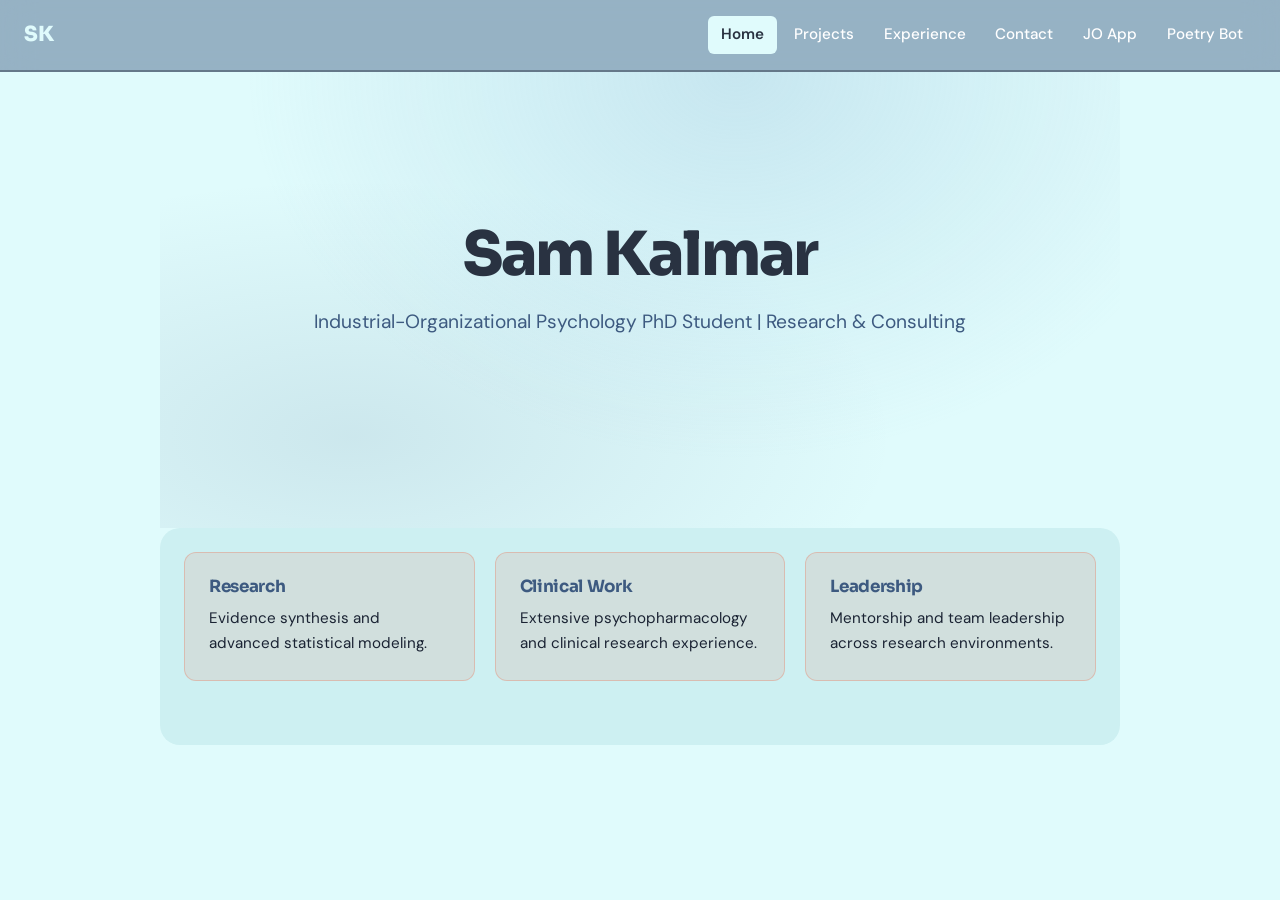
<file: index.html>
<!DOCTYPE html>
<html lang="en">
<head>
<meta charset="UTF-8">
<meta name="viewport" content="width=device-width, initial-scale=1.0">
<title>S. Kalmar | Home</title>
<link rel="stylesheet" href="style.css">
</head>
<body>
<header></header>
<main id="main-content">
  <section class="hero">
  <h1>Sam Kalmar</h1>
  <p>Industrial-Organizational Psychology PhD Student | Research & Consulting </p>
  </section>
  
  <section class="cards">
  <div class="card">
  <h3>Research</h3>
  <p>Evidence synthesis and advanced statistical modeling.</p>
  </div>
  <div class="card">
  <h3>Clinical Work</h3>
  <p>Extensive psychopharmacology and clinical research experience.</p>
  </div>
  <div class="card">
  <h3>Leadership</h3>
  <p>Mentorship and team leadership across research environments.</p>
  </div>
  </section>
</main>
<script src="nav.js"></script>
</body>
</html>
</file>
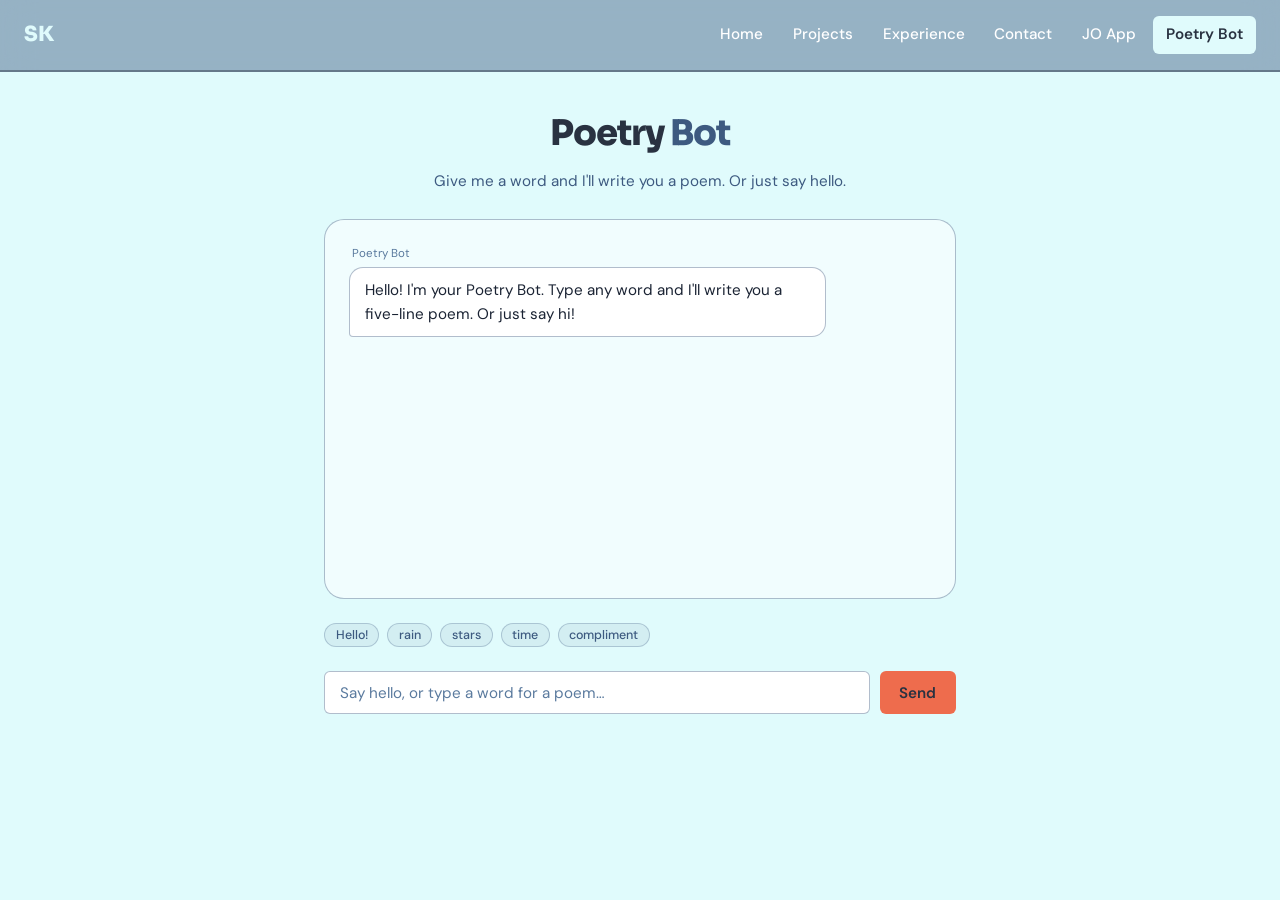
<file: chatbot.html>
<!DOCTYPE html>
<html lang="en">
<head>
  <meta charset="UTF-8">
  <meta name="viewport" content="width=device-width, initial-scale=1.0">
  <title>S. Kalmar | Poetry Bot</title>
  <link rel="stylesheet" href="style.css">
  <style>
    /* ── Chat page layout ─────────────────────────────── */
    .chat-wrap {
      max-width: 680px;
      margin: 0 auto;
      padding: var(--space-lg) var(--space-md) var(--space-xl);
      display: flex;
      flex-direction: column;
      gap: var(--space-md);
    }

    .chat-header { text-align: center; }

    .chat-header h1 {
      font-family: var(--font-display);
      font-size: clamp(1.6rem, 4vw, 2.2rem);
      font-weight: 800;
      letter-spacing: -0.03em;
      color: var(--dark);
      margin-bottom: 0.4em;
    }

    .chat-header h1 span { color: var(--navy); }

    .chat-header p {
      color: var(--muted);
      font-size: 0.95rem;
    }

    /* ── Message window ───────────────────────────────── */
    .chat-window {
      background: rgba(255, 255, 255, 0.55);
      border: 1px solid var(--border-strong);
      border-radius: var(--radius-lg);
      padding: var(--space-md);
      min-height: 380px;
      max-height: 480px;
      overflow-y: auto;
      display: flex;
      flex-direction: column;
      gap: 0.85rem;
      scroll-behavior: smooth;
    }

    .chat-window::-webkit-scrollbar { width: 5px; }
    .chat-window::-webkit-scrollbar-track { background: transparent; }
    .chat-window::-webkit-scrollbar-thumb {
      background: var(--border-strong);
      border-radius: 9px;
    }

    /* ── Messages ─────────────────────────────────────── */
    .msg {
      display: flex;
      flex-direction: column;
      gap: 0.2em;
      max-width: 82%;
      animation: fadeUp 0.22s ease;
    }

    @keyframes fadeUp {
      from { opacity: 0; transform: translateY(8px); }
      to   { opacity: 1; transform: translateY(0); }
    }

    .msg--user { align-self: flex-end;   align-items: flex-end; }
    .msg--bot  { align-self: flex-start; align-items: flex-start; }

    .msg-bubble {
      padding: 0.65em 1em;
      border-radius: 14px;
      font-size: 0.95rem;
      line-height: 1.6;
    }

    /* User — terracotta, white text */
    .msg--user .msg-bubble {
      background: var(--terracotta);
      color: #ffffff;
      border-bottom-right-radius: 4px;
    }

    /* Bot — clean white card */
    .msg--bot .msg-bubble {
      background: #ffffff;
      color: var(--text);
      border: 1px solid var(--border-strong);
      border-bottom-left-radius: 4px;
    }

    /* Poem — soft navy tint, italic */
    .msg--bot .msg-bubble.is-poem {
      background: rgba(61, 90, 128, 0.08);
      border-color: rgba(61, 90, 128, 0.28);
      font-style: italic;
      color: var(--navy);
      white-space: pre-line;
    }

    .msg-label {
      font-size: 0.72rem;
      color: var(--subtle);
      padding: 0 0.25em;
    }

    /* ── Typing indicator ─────────────────────────────── */
    .typing-indicator {
      display: flex;
      align-items: center;
      gap: 5px;
      padding: 0.65em 1em;
      background: #ffffff;
      border: 1px solid var(--border-strong);
      border-radius: 14px;
      border-bottom-left-radius: 4px;
      width: fit-content;
    }

    .typing-indicator span {
      width: 7px;
      height: 7px;
      border-radius: 50%;
      background: var(--sky);
      animation: blink 1.2s infinite;
    }
    .typing-indicator span:nth-child(2) { animation-delay: 0.2s; }
    .typing-indicator span:nth-child(3) { animation-delay: 0.4s; }

    @keyframes blink {
      0%, 80%, 100% { opacity: 0.25; transform: scale(0.85); }
      40%           { opacity: 1;    transform: scale(1); }
    }

    /* ── Input row ────────────────────────────────────── */
    .chat-input-row {
      display: flex;
      gap: 0.6rem;
      align-items: stretch;
    }

    .chat-input-row input {
      flex: 1;
      padding: 0.7em 1em;
      border-radius: var(--radius-sm);
      border: 1.5px solid var(--border-strong);
      background: #ffffff;
      color: var(--text);
      font-family: var(--font-body);
      font-size: 0.95rem;
      margin-bottom: 0;
      transition: border-color 0.2s, box-shadow 0.2s;
    }

    .chat-input-row input:focus {
      border-color: var(--navy);
      box-shadow: 0 0 0 3px rgba(61, 90, 128, 0.18);
      outline: none;
    }

    .chat-input-row input::placeholder { color: var(--subtle); }

    .chat-input-row button {
      padding: 0.7em 1.3em;
      font-size: 0.95rem;
      flex-shrink: 0;
    }

    /* ── Hint chips ───────────────────────────────────── */
    .hint-chips {
      display: flex;
      flex-wrap: wrap;
      gap: 0.5rem;
    }

    /* Chips override the global button style */
    .chip {
      background: rgba(61, 90, 128, 0.08) !important;
      color: var(--navy) !important;
      border: 1px solid rgba(61, 90, 128, 0.28) !important;
      border-radius: 999px !important;
      padding: 0.25em 0.85em !important;
      font-size: 0.78rem !important;
      font-weight: 500 !important;
      box-shadow: none !important;
      transform: none !important;
      cursor: pointer;
      transition: background 0.2s, border-color 0.2s, color 0.2s;
    }

    .chip:hover {
      background: rgba(61, 90, 128, 0.18) !important;
      color: var(--dark) !important;
      border-color: var(--navy) !important;
      box-shadow: none !important;
      transform: none !important;
    }

    @media (max-width: 480px) {
      .chat-wrap { padding: var(--space-md) var(--space-sm); }
      .msg { max-width: 92%; }
    }
  </style>
</head>
<body>
  <header></header>

  <main id="main-content">
    <div class="chat-wrap">

      <div class="chat-header">
        <h1>Poetry <span>Bot</span></h1>
        <p>Give me a word and I'll write you a poem. Or just say hello.</p>
      </div>

      <div class="chat-window" id="chatWindow" aria-live="polite" aria-label="Chat messages"></div>

      <div class="hint-chips" id="hintChips">
        <button class="chip" onclick="sendChip('Hello!')">Hello!</button>
        <button class="chip" onclick="sendChip('Write a poem about rain')">rain</button>
        <button class="chip" onclick="sendChip('Write a poem about stars')">stars</button>
        <button class="chip" onclick="sendChip('Write a poem about time')">time</button>
        <button class="chip" onclick="sendChip('You\'re amazing!')">compliment</button>
      </div>

      <div class="chat-input-row">
        <input
          type="text"
          id="chatInput"
          placeholder="Say hello, or type a word for a poem…"
          aria-label="Chat message"
          autocomplete="off"
          maxlength="80"
        >
        <button onclick="handleSend()" aria-label="Send message">Send</button>
      </div>

    </div>
  </main>

  <script src="nav.js"></script>
  <script>
  (function () {

    const poemTemplates = [
      w => `In the quiet of the ${w},
A whisper finds its way,
The ${w} blooms like morning light,
It dances, will not stay,
Still, the ${w} shapes the day.`,

      w => `A single ${w} holds a world,
Beneath the fading sun,
The ${w} speaks in silences,
Its story not yet done,
In the end, the ${w} has won.`,

      w => `There is a place called ${w},
Where wandering thoughts go free,
The ${w} asks no questions here,
It simply lets you be,
A shelter shaped like ${w} for me.`,

      w => `Oh ${w}, you curious thing,
You linger without reason,
The ${w} arrives like seasons do,
No matter rain or sun,
We'll always greet the ${w} again.`,

      w => `I found a ${w} yesterday,
Tucked inside a dream,
The ${w} shimmered, soft and strange,
Not quite what it would seem,
A ${w} is more than it may seem.`,

      w => `The ${w} rises, soft and slow,
Beneath a violet sky,
I reach toward the ${w} and find
It teaches me to try,
The ${w} will never say goodbye.`,

      w => `When all the world grows still and cold,
The ${w} remains,
Woven into memory,
It weathers winds and rains,
The ${w} in everything that stays.`,
    ];

    const greetingTriggers = ["hello", "hi", "hey", "howdy", "greetings", "good morning", "good evening", "good afternoon", "sup", "what's up", "hiya"];
    const greetingReplies = [
      "Hello! Give me a word and I'll spin it into a poem for you.",
      "Hey there! I'm ready to versify — just drop a word.",
      "Hi! I live for words. Toss one my way and I'll make it rhyme.",
      "Greetings! Type any word and watch it become a five-line poem.",
      "Hello, hello! What word shall we turn into poetry today?",
    ];

    const complimentTriggers = ["amazing", "awesome", "great", "good job", "well done", "brilliant", "wonderful", "love you", "you're the best", "fantastic", "incredible", "nice", "beautiful", "smart", "clever", "thank", "thanks", "ty"];
    const complimentReplies = [
      "Aw, you're far too kind — but I won't argue. Now, give me a word to poeticize!",
      "That warms my algorithmic heart. Want a poem to celebrate?",
      "Flattery will get you everywhere — and a free five-line poem. Just say the word!",
      "You're making me blush in hexadecimal. Shall I write you something beautiful in return?",
      "Thank you! I promise to channel that good energy into your next poem.",
    ];

    function extractPoemWord(input) {
      const patterns = [
        /poem\s+(?:about\s+)?(.+)/i,
        /write\s+(?:a\s+poem\s+(?:about\s+)?)?(.+)/i,
        /make\s+(?:a\s+poem\s+(?:about\s+)?)?(.+)/i,
        /verse\s+(?:about\s+)?(.+)/i,
        /rhyme\s+(?:about\s+)?(.+)/i,
      ];
      for (const re of patterns) {
        const m = input.match(re);
        if (m) return m[1].trim().replace(/[^a-zA-Z\s]/g, "").trim().split(/\s+/)[0];
      }
      const cleaned = input.trim().replace(/[^a-zA-Z]/g, "");
      if (cleaned && input.trim().split(/\s+/).length === 1) return cleaned;
      return null;
    }

    function pickRandom(arr) { return arr[Math.floor(Math.random() * arr.length)]; }

    function matchesTrigger(input, triggers) {
      const lower = input.toLowerCase();
      return triggers.some(t => lower.includes(t));
    }

    function getBotReply(userInput) {
      const trimmed = userInput.trim();
      if (!trimmed) return { text: "I didn't catch that — try a word or a greeting!", isPoem: false };
      if (matchesTrigger(trimmed, greetingTriggers))   return { text: pickRandom(greetingReplies),   isPoem: false };
      if (matchesTrigger(trimmed, complimentTriggers)) return { text: pickRandom(complimentReplies), isPoem: false };
      const word = extractPoemWord(trimmed);
      if (word) return { text: pickRandom(poemTemplates)(word.toLowerCase()), isPoem: true };
      return { text: `Hmm, I'm not sure what to do with "${trimmed}". Try typing a single word and I'll write a poem about it!`, isPoem: false };
    }

    const chatWindow = document.getElementById("chatWindow");
    const chatInput  = document.getElementById("chatInput");

    function addMessage(text, role, isPoem) {
      const wrap   = document.createElement("div");
      wrap.className = `msg msg--${role}`;

      const label  = document.createElement("span");
      label.className = "msg-label";
      label.textContent = role === "user" ? "You" : "Poetry Bot";

      const bubble = document.createElement("div");
      bubble.className = "msg-bubble" + (isPoem ? " is-poem" : "");
      bubble.textContent = text;

      wrap.appendChild(label);
      wrap.appendChild(bubble);
      chatWindow.appendChild(wrap);
      chatWindow.scrollTop = chatWindow.scrollHeight;
    }

    function addTypingIndicator() {
      const wrap = document.createElement("div");
      wrap.className = "msg msg--bot";
      wrap.id = "typingIndicator";

      const label = document.createElement("span");
      label.className = "msg-label";
      label.textContent = "Poetry Bot";

      const indicator = document.createElement("div");
      indicator.className = "typing-indicator";
      indicator.innerHTML = "<span></span><span></span><span></span>";

      wrap.appendChild(label);
      wrap.appendChild(indicator);
      chatWindow.appendChild(wrap);
      chatWindow.scrollTop = chatWindow.scrollHeight;
    }

    function removeTypingIndicator() {
      const el = document.getElementById("typingIndicator");
      if (el) el.remove();
    }

    function handleSend() {
      const value = chatInput.value.trim();
      if (!value) return;
      addMessage(value, "user", false);
      chatInput.value = "";
      addTypingIndicator();
      setTimeout(function () {
        removeTypingIndicator();
        const reply = getBotReply(value);
        addMessage(reply.text, "bot", reply.isPoem);
      }, 600 + Math.random() * 600);
    }

    chatInput.addEventListener("keydown", function (e) {
      if (e.key === "Enter") handleSend();
    });

    window.sendChip = function (text) {
      chatInput.value = text;
      handleSend();
    };

    setTimeout(function () {
      addMessage("Hello! I'm your Poetry Bot. Type any word and I'll write you a five-line poem. Or just say hi!", "bot", false);
    }, 400);

  })();
  </script>
</body>
</html>
</file>
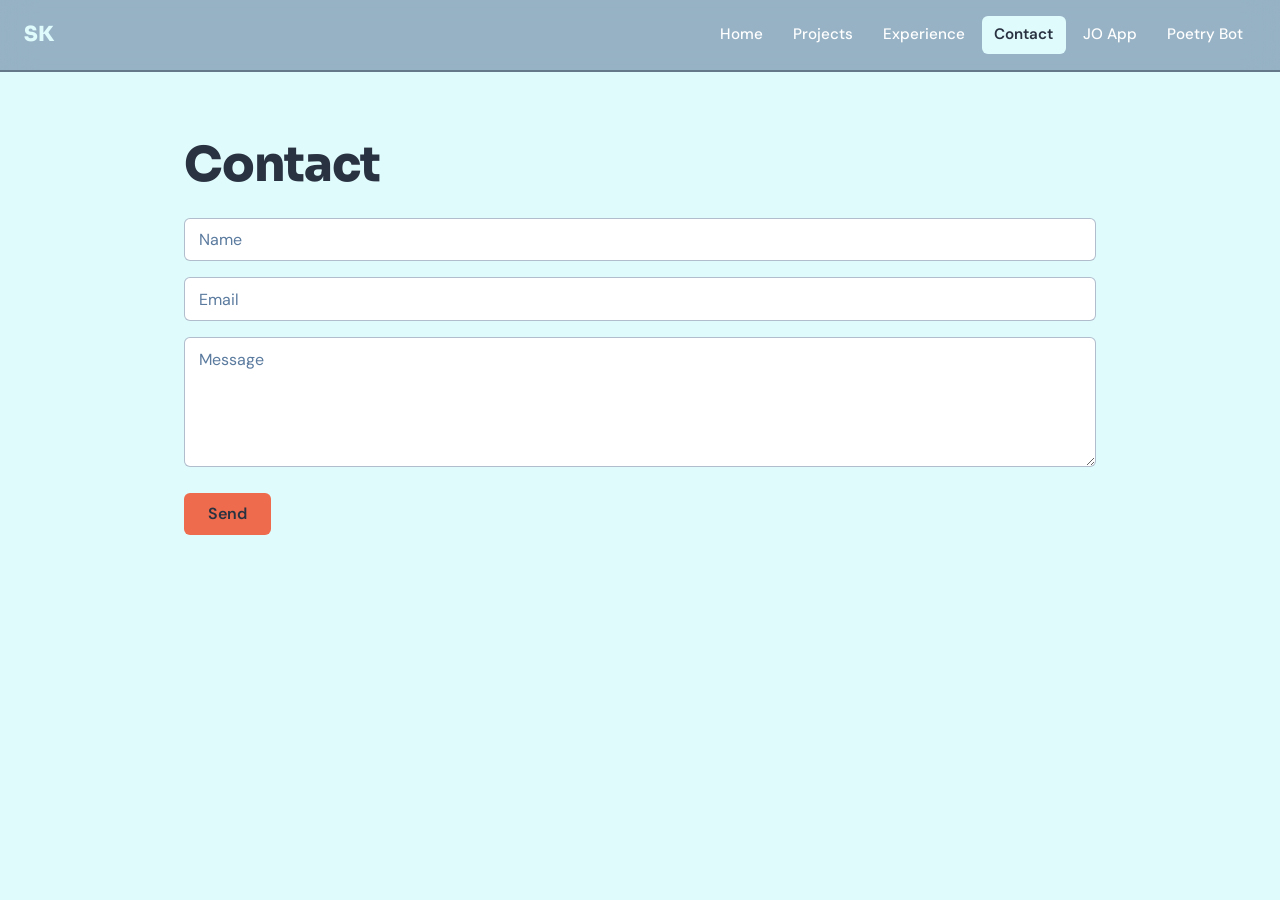
<file: contact.html>
<!DOCTYPE html>
<html lang="en">
<head>
<meta charset="UTF-8">
<meta name="viewport" content="width=device-width, initial-scale=1.0">
<title>S. Kalmar | Contact</title>
<link rel="stylesheet" href="style.css">
</head>
<body>
<header></header>
<main id="main-content">
  <section>
  <h1>Contact</h1>
  
  <form>
  <input type="text" placeholder="Name">
  <input type="email" placeholder="Email">
  <textarea placeholder="Message"></textarea>
  <button type="submit">Send</button>
  </form>
  </section>
</main>
<script src="nav.js"></script>
</body>
</html>
</file>
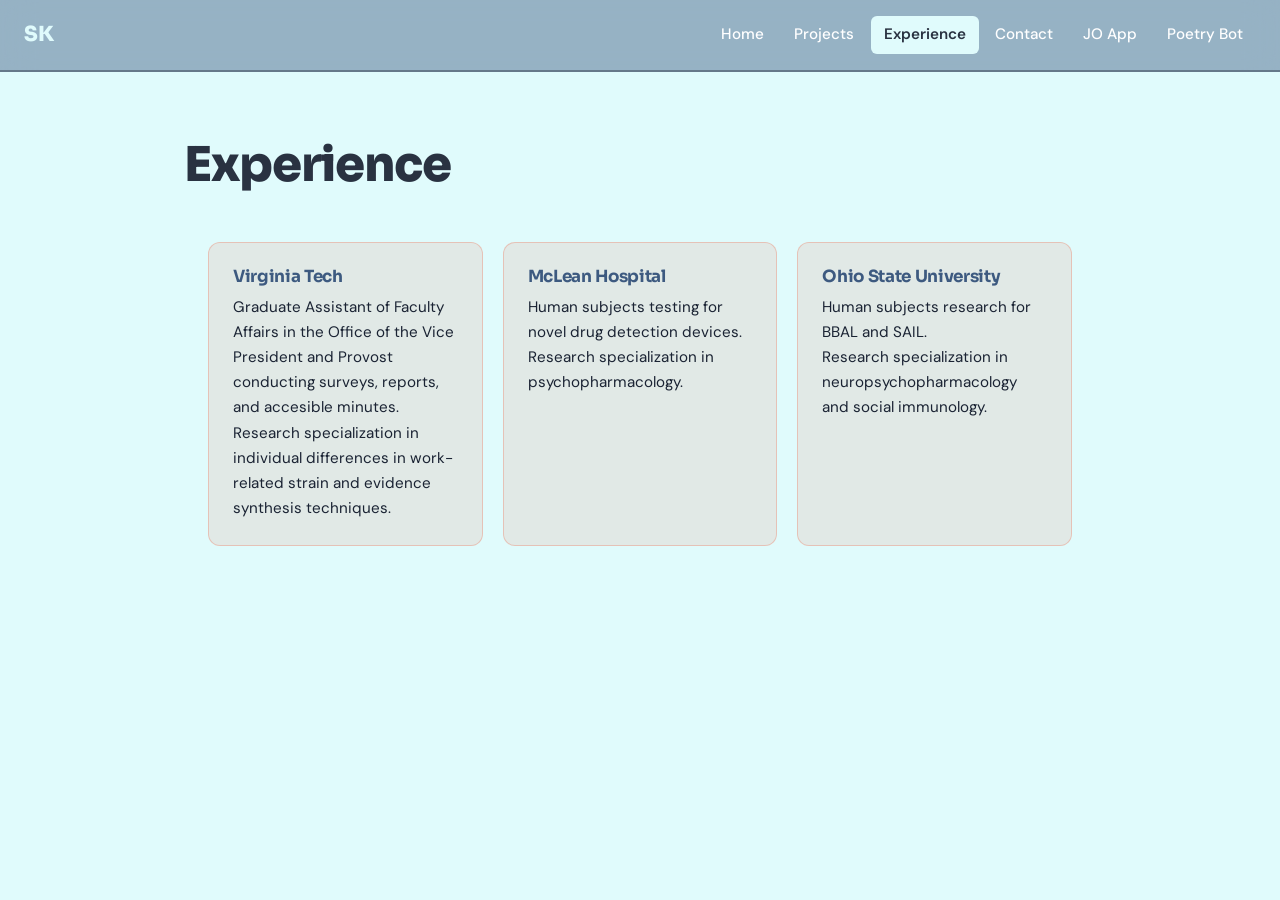
<file: experience.html>
<!DOCTYPE html>
<html lang="en">
<head>
<meta charset="UTF-8">
<meta name="viewport" content="width=device-width, initial-scale=1.0">
<title>S. Kalmar | Experience</title>
<link rel="stylesheet" href="style.css">
</head>
<body>
  <header></header>
  <main id="main-content">
    <section>
    <h1>Experience</h1>
    <div class="cards">
    <div class="card">
    <h3>Virginia Tech</h3>
    <p>Graduate Assistant of Faculty Affairs in the Office of the Vice President and Provost conducting surveys, reports, and accesible minutes.</p>
    <p>Research specialization in individual differences in work-related strain and evidence synthesis techniques.</p>
    </div>
    <div class="card">
    <h3>McLean Hospital</h3>
    <p>Human subjects testing for novel drug detection devices.</p>
    <p>Research specialization in psychopharmacology.</p>
    </div>
    <div class="card">
    <h3>Ohio State University</h3>
    <p>Human subjects research for BBAL and SAIL.</p>
    <p>Research specialization in neuropsychopharmacology and social immunology.</p>
    </div>
    </div>
    </section>
  </main>
  <script src="nav.js"></script>
</body>
</html>
</file>
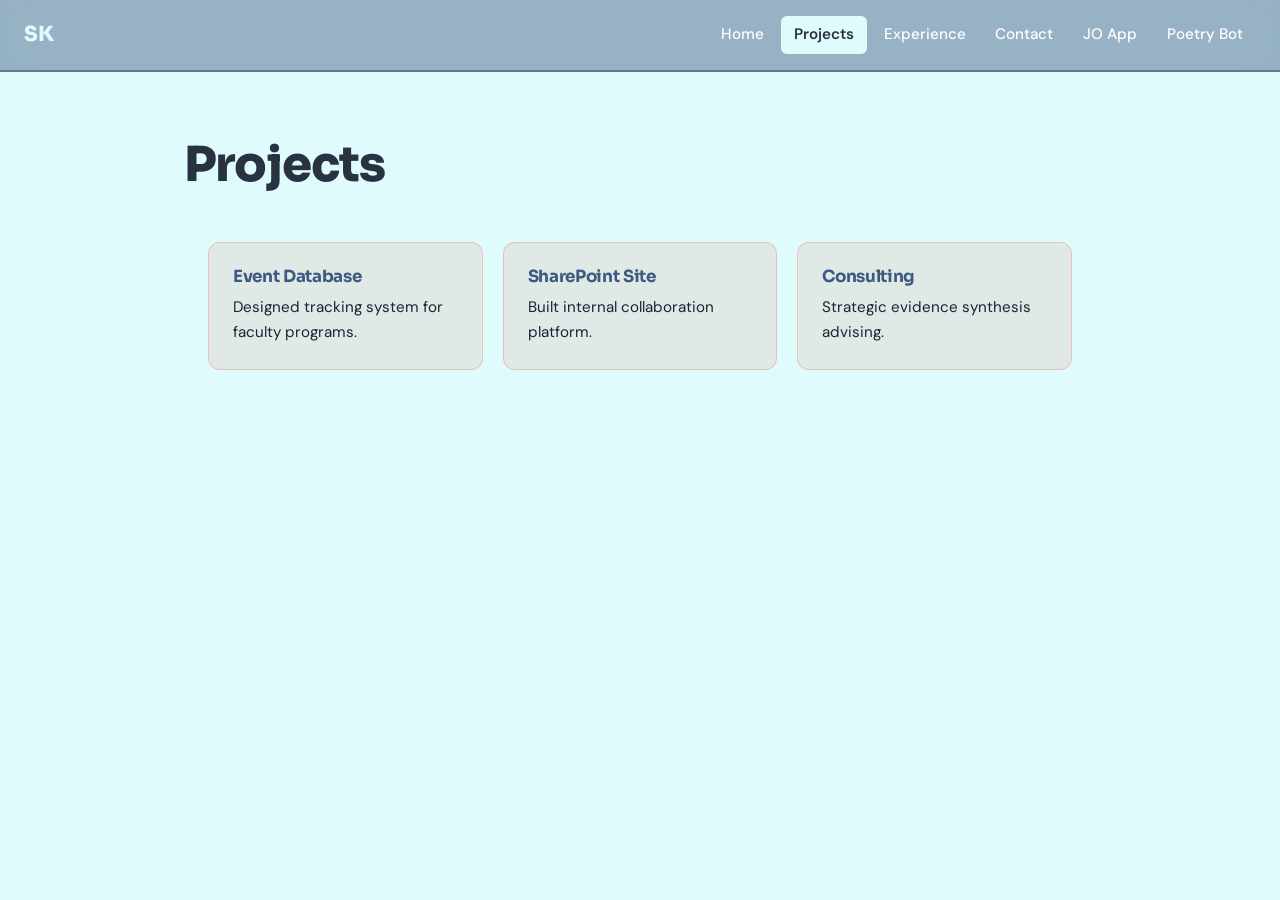
<file: projects.html>
<!DOCTYPE html>
<html lang="en">
<head>
<meta charset="UTF-8">
<meta name="viewport" content="width=device-width, initial-scale=1.0">
<title>S. Kalmar | Projects</title>
<link rel="stylesheet" href="style.css">
</head>
<body>
<header></header>
<main id="main-content">
  <section>
  <h1>Projects</h1>
  <div class="cards">
  <div class="card">
  <h3>Event Database</h3>
  <p>Designed tracking system for faculty programs.</p>
  </div>
  <div class="card">
  <h3>SharePoint Site</h3>
  <p>Built internal collaboration platform.</p>
  </div>
  <div class="card">
  <h3>Consulting</h3>
  <p>Strategic evidence synthesis advising.</p>
  </div>
  </div>
  </section>
</main>
<script src="nav.js"></script>
</body>
</html>
</file>
<file: style.css>
/* ============================================================
   Personal Website — Accessible + Mobile-First CSS
   Palette: #e0fbfc · #98c1d9 · #3d5a80 · #ee6c4d · #293241
   WCAG AA compliant contrast ratios throughout
   ============================================================ */

/* ── Google Fonts import ─────────────────────────────────── */
@import url('https://fonts.googleapis.com/css2?family=DM+Sans:wght@400;500;600&family=Sora:wght@700;800&display=swap');

/* ── Design tokens ───────────────────────────────────────── */
:root {
  /* ── Palette ───────────────────────────────────────────── */
  --pale-blue:      #e0fbfc;   /* lightest — page background  */
  --sky:            #98c1d9;   /* mid blue — accents, borders */
  --navy:           #3d5a80;   /* header, primary elements    */
  --terracotta:     #ee6c4d;   /* CTA buttons, highlights     */
  --dark:           #293241;   /* deepest — hover, footer     */

  /* ── Semantic roles ────────────────────────────────────── */
  --bg:             var(--pale-blue);
  --bg-section:     #cdf0f2;          /* slightly deeper pale for alt sections */
  --header-bg:      var(--navy);

  --card-bg:        rgba(238, 108, 77, 0.12);   /* translucent terracotta */
  --card-border:    rgba(238, 108, 77, 0.30);
  --card-hover-bg:  rgba(238, 108, 77, 0.20);
  --card-hover-border: rgba(238, 108, 77, 0.55);

  --text:           #1a2333;   /* near-black — 13:1 on pale-blue ✓ */
  --text-on-dark:   #e0fbfc;   /* pale-blue on navy/dark ✓ */
  --muted:          #3d5a80;   /* navy — 5.8:1 on pale-blue ✓ */
  --subtle:         #5a7a9e;   /* mid-tone — 4.6:1 on pale-blue ✓ */

  --accent:         var(--terracotta);
  --accent-hover:   var(--dark);       /* button hover → darkest blue */

  --border:         rgba(61, 90, 128, 0.20);
  --border-strong:  rgba(61, 90, 128, 0.40);

  --focus-ring:     var(--navy);

  /* ── Typography ────────────────────────────────────────── */
  --font-display:   'Sora', sans-serif;
  --font-body:      'DM Sans', sans-serif;

  /* ── Shape ─────────────────────────────────────────────── */
  --radius-sm:      6px;
  --radius-md:      12px;
  --radius-lg:      20px;
  --transition:     0.25s ease;

  /* ── Spacing ───────────────────────────────────────────── */
  --space-xs:  0.5rem;
  --space-sm:  1rem;
  --space-md:  1.5rem;
  --space-lg:  2.5rem;
  --space-xl:  4rem;
}

/* ── Reset & base ────────────────────────────────────────── */
*, *::before, *::after {
  box-sizing: border-box;
  margin: 0;
  padding: 0;
}

html {
  scroll-behavior: smooth;
  font-size: 100%;
}

body {
  font-family: var(--font-body);
  font-size: clamp(1rem, 1.5vw, 1.125rem);
  line-height: 1.7;
  background-color: var(--bg);
  color: var(--text);
  min-height: 100vh;
}

:focus-visible {
  outline: 2px solid var(--focus-ring);
  outline-offset: 3px;
  border-radius: 4px;
}

/* Skip-to-content */
.skip-link {
  position: absolute;
  top: -100%;
  left: var(--space-sm);
  background: var(--terracotta);
  color: #fff;
  padding: 0.5em 1em;
  border-radius: var(--radius-sm);
  font-weight: 600;
  z-index: 9999;
  transition: top 0.2s;
}
.skip-link:focus { top: var(--space-sm); }

/* ── Header / Navigation ─────────────────────────────────── */
header {
  position: sticky;
  top: 0;
  z-index: 1000;
  background: rgba(61, 90, 128, 0.45);
  backdrop-filter: blur(16px);
  -webkit-backdrop-filter: blur(16px);
  border-bottom: 2px solid rgba(41, 50, 65, 0.45);
  padding: var(--space-sm) var(--space-md);
  display: flex;
  justify-content: space-between;
  align-items: center;
  gap: var(--space-sm);
}

.logo {
  font-family: var(--font-display);
  font-weight: 800;
  font-size: 1.3rem;
  color: var(--pale-blue);
  text-decoration: none;
  letter-spacing: -0.02em;
  flex-shrink: 0;
}

nav {
  display: flex;
  align-items: center;
  gap: 4px;
}

nav a {
  font-weight: 500;
  font-size: 0.95rem;
  padding: 0.4em 0.85em;
  border-radius: var(--radius-sm);
  text-decoration: none;
  color: #ffffff;             /* pure white — max contrast on translucent navy */
  transition: color var(--transition), background var(--transition);
  white-space: nowrap;
}

nav a:hover {
  color: var(--dark);
  background: rgba(224, 251, 252, 0.55);
}

nav a[aria-current="page"] {
  color: var(--dark);                       /* dark text on light pill */
  background: var(--pale-blue);             /* solid pale-blue pill    */
  font-weight: 600;
}

/* ── Hamburger button ────────────────────────────────────── */
.nav-toggle {
  display: none;
  background: none;
  border: 1.5px solid rgba(224, 251, 252, 0.50);
  border-radius: var(--radius-sm);
  padding: 0.45rem 0.6rem;
  cursor: pointer;
  color: var(--pale-blue);
  flex-direction: column;
  gap: 5px;
  align-items: center;
  justify-content: center;
}

.nav-toggle span {
  display: block;
  width: 22px;
  height: 2px;
  background: currentColor;
  border-radius: 2px;
  transition: transform var(--transition), opacity var(--transition);
}

.nav-toggle[aria-expanded="true"] span:nth-child(1) {
  transform: translateY(7px) rotate(45deg);
}
.nav-toggle[aria-expanded="true"] span:nth-child(2) {
  opacity: 0;
}
.nav-toggle[aria-expanded="true"] span:nth-child(3) {
  transform: translateY(-7px) rotate(-45deg);
}

/* ── Mobile nav drawer ───────────────────────────────────── */
@media (max-width: 640px) {
  .nav-toggle { display: flex; }

  nav {
    display: none;
    position: absolute;
    top: 100%;
    left: 0;
    right: 0;
    flex-direction: column;
    align-items: stretch;
    background: rgba(61, 90, 128, 0.92);
    backdrop-filter: blur(16px);
    -webkit-backdrop-filter: blur(16px);
    border-bottom: 3px solid var(--dark);
    padding: var(--space-xs) var(--space-sm) var(--space-sm);
  }

  nav.is-open { display: flex; }

  nav a {
    font-size: 1.05rem;
    padding: 0.75em 1em;
    border-radius: var(--radius-sm);
  }
}

/* ── Hero ────────────────────────────────────────────────── */
.hero {
  padding: clamp(80px, 12vw, 150px) var(--space-md);
  text-align: center;
  background:
    radial-gradient(ellipse at 60% 0%, rgba(152, 193, 217, 0.35) 0%, transparent 60%),
    radial-gradient(ellipse at 20% 80%, rgba(61, 90, 128, 0.12) 0%, transparent 50%);
}

.hero h1 {
  font-family: var(--font-display);
  font-size: clamp(2.4rem, 6vw, 3.8rem);
  font-weight: 800;
  letter-spacing: -0.03em;
  line-height: 1.1;
  color: var(--dark);
  max-width: 18ch;
  margin: 0 auto var(--space-sm);
}

.hero-accent { color: var(--navy); }

.hero p {
  color: var(--muted);
  font-size: clamp(1rem, 2vw, 1.2rem);
  max-width: 55ch;
  margin: 0 auto var(--space-lg);
  line-height: 1.75;
}

/* ── Cards grid ──────────────────────────────────────────── */
.cards {
  display: grid;
  grid-template-columns: repeat(auto-fit, minmax(min(100%, 260px), 1fr));
  gap: 1.25rem;
  padding: var(--space-md) var(--space-md) var(--space-xl);
}

.card {
  background: var(--card-bg);
  padding: var(--space-md);
  border-radius: var(--radius-md);
  border: 1px solid var(--card-border);
  transition: transform var(--transition), background var(--transition), border-color var(--transition), box-shadow var(--transition);
}

.card:hover {
  transform: translateY(-4px);
  background: var(--card-hover-bg);
  border-color: var(--card-hover-border);
  box-shadow: 0 8px 24px rgba(238, 108, 77, 0.14);
}

@media (prefers-reduced-motion: reduce) {
  .card:hover { transform: none; }
}

.card h3 {
  font-family: var(--font-display);
  font-size: 1.05rem;
  font-weight: 700;
  margin-bottom: 0.5em;
  color: var(--navy);
}

.card p {
  color: var(--text);
  font-size: 0.95rem;
  line-height: 1.65;
}

/* ── Sections ────────────────────────────────────────────── */
section {
  padding: var(--space-xl) var(--space-md);
  max-width: 960px;
  margin: 0 auto;
}

section:nth-of-type(even) {
  background: var(--bg-section);
  border-radius: var(--radius-lg);
}

h1, h2, h3 {
  font-family: var(--font-display);
  letter-spacing: -0.02em;
  line-height: 1.2;
}

h1 {
  font-size: clamp(2rem, 5vw, 3rem);
  font-weight: 800;
  color: var(--dark);
  margin-bottom: var(--space-md);
}

h2 {
  font-size: clamp(1.6rem, 4vw, 2.2rem);
  font-weight: 700;
  color: var(--dark);
  margin-bottom: var(--space-md);
}

h3 {
  font-size: 1.1rem;
  font-weight: 700;
  color: var(--navy);
}

/* Terracotta rule under h2 */
h2::after {
  content: '';
  display: block;
  margin-top: 0.4em;
  width: 2.8rem;
  height: 3px;
  border-radius: 2px;
  background: var(--terracotta);
}

p {
  color: var(--text);
  line-height: 1.75;
}

/* ── Badges / tags ───────────────────────────────────────── */
.badge {
  display: inline-block;
  padding: 0.2em 0.7em;
  border-radius: 999px;
  font-size: 0.76rem;
  font-weight: 600;
  letter-spacing: 0.02em;
}

.badge--navy      { background: rgba(61, 90, 128, 0.12);  color: var(--navy); }
.badge--sky       { background: rgba(152, 193, 217, 0.30); color: #2a4f6e; }
.badge--terracotta{ background: rgba(238, 108, 77, 0.15);  color: #b84a28; }
.badge--dark      { background: rgba(41, 50, 65, 0.10);    color: var(--dark); }

/* ── Forms ───────────────────────────────────────────────── */
label {
  display: block;
  font-weight: 600;
  font-size: 0.9rem;
  margin-bottom: 0.35em;
  color: var(--dark);
}

input,
textarea {
  width: 100%;
  padding: 0.65em 0.85em;
  margin-bottom: var(--space-sm);
  border-radius: var(--radius-sm);
  border: 1.5px solid var(--border-strong);
  background: #fff;
  color: var(--text);
  font-family: var(--font-body);
  font-size: 1rem;
  transition: border-color var(--transition), box-shadow var(--transition);
}

input:focus,
textarea:focus {
  border-color: var(--navy);
  box-shadow: 0 0 0 3px rgba(61, 90, 128, 0.18);
  outline: none;
}

input::placeholder,
textarea::placeholder {
  color: var(--subtle);
}

textarea {
  min-height: 130px;
  resize: vertical;
}

/* ── Buttons ─────────────────────────────────────────────── */
button,
.btn {
  display: inline-flex;
  align-items: center;
  gap: 0.4em;
  padding: 0.65em 1.5em;
  border: none;
  font-family: var(--font-body);
  font-size: 1rem;
  font-weight: 600;
  border-radius: var(--radius-sm);
  cursor: pointer;
  text-decoration: none;
  transition: background var(--transition), color var(--transition), transform var(--transition), box-shadow var(--transition);
  background: var(--terracotta);
  color: var(--dark);        /* dark text on terracotta — readable ✓ */
}

button:hover,
.btn:hover {
  background: var(--dark);
  color: var(--pale-blue);   /* light text on dark bg — readable ✓ */
  transform: translateY(-1px);
  box-shadow: 0 4px 14px rgba(41, 50, 65, 0.30);
}

/* Outlined variant */
.btn--outline {
  background: transparent;
  color: var(--navy);
  border: 2px solid var(--navy);
}
.btn--outline:hover {
  background: var(--navy);
  color: var(--pale-blue);
  box-shadow: 0 4px 14px rgba(61, 90, 128, 0.25);
}

/* Sky / secondary */
.btn--sky {
  background: var(--sky);
  color: var(--dark);
}
.btn--sky:hover {
  background: var(--navy);
  color: var(--pale-blue);
}

button:active,
.btn:active {
  transform: translateY(0);
  box-shadow: none;
}

@media (prefers-reduced-motion: reduce) {
  button:hover, .btn:hover { transform: none; }
}

/* ── Utility: visually hidden ────────────────────────────── */
.sr-only {
  position: absolute;
  width: 1px;
  height: 1px;
  padding: 0;
  margin: -1px;
  overflow: hidden;
  clip: rect(0,0,0,0);
  white-space: nowrap;
  border: 0;
}

/* ── Responsive tweaks ───────────────────────────────────── */
@media (max-width: 480px) {
  :root {
    --space-md: 1.1rem;
    --space-lg: 1.75rem;
    --space-xl: 3rem;
  }

  .cards {
    padding: var(--space-sm);
    gap: var(--space-sm);
  }

  section {
    padding: var(--space-lg) var(--space-sm);
  }
}
</file>
